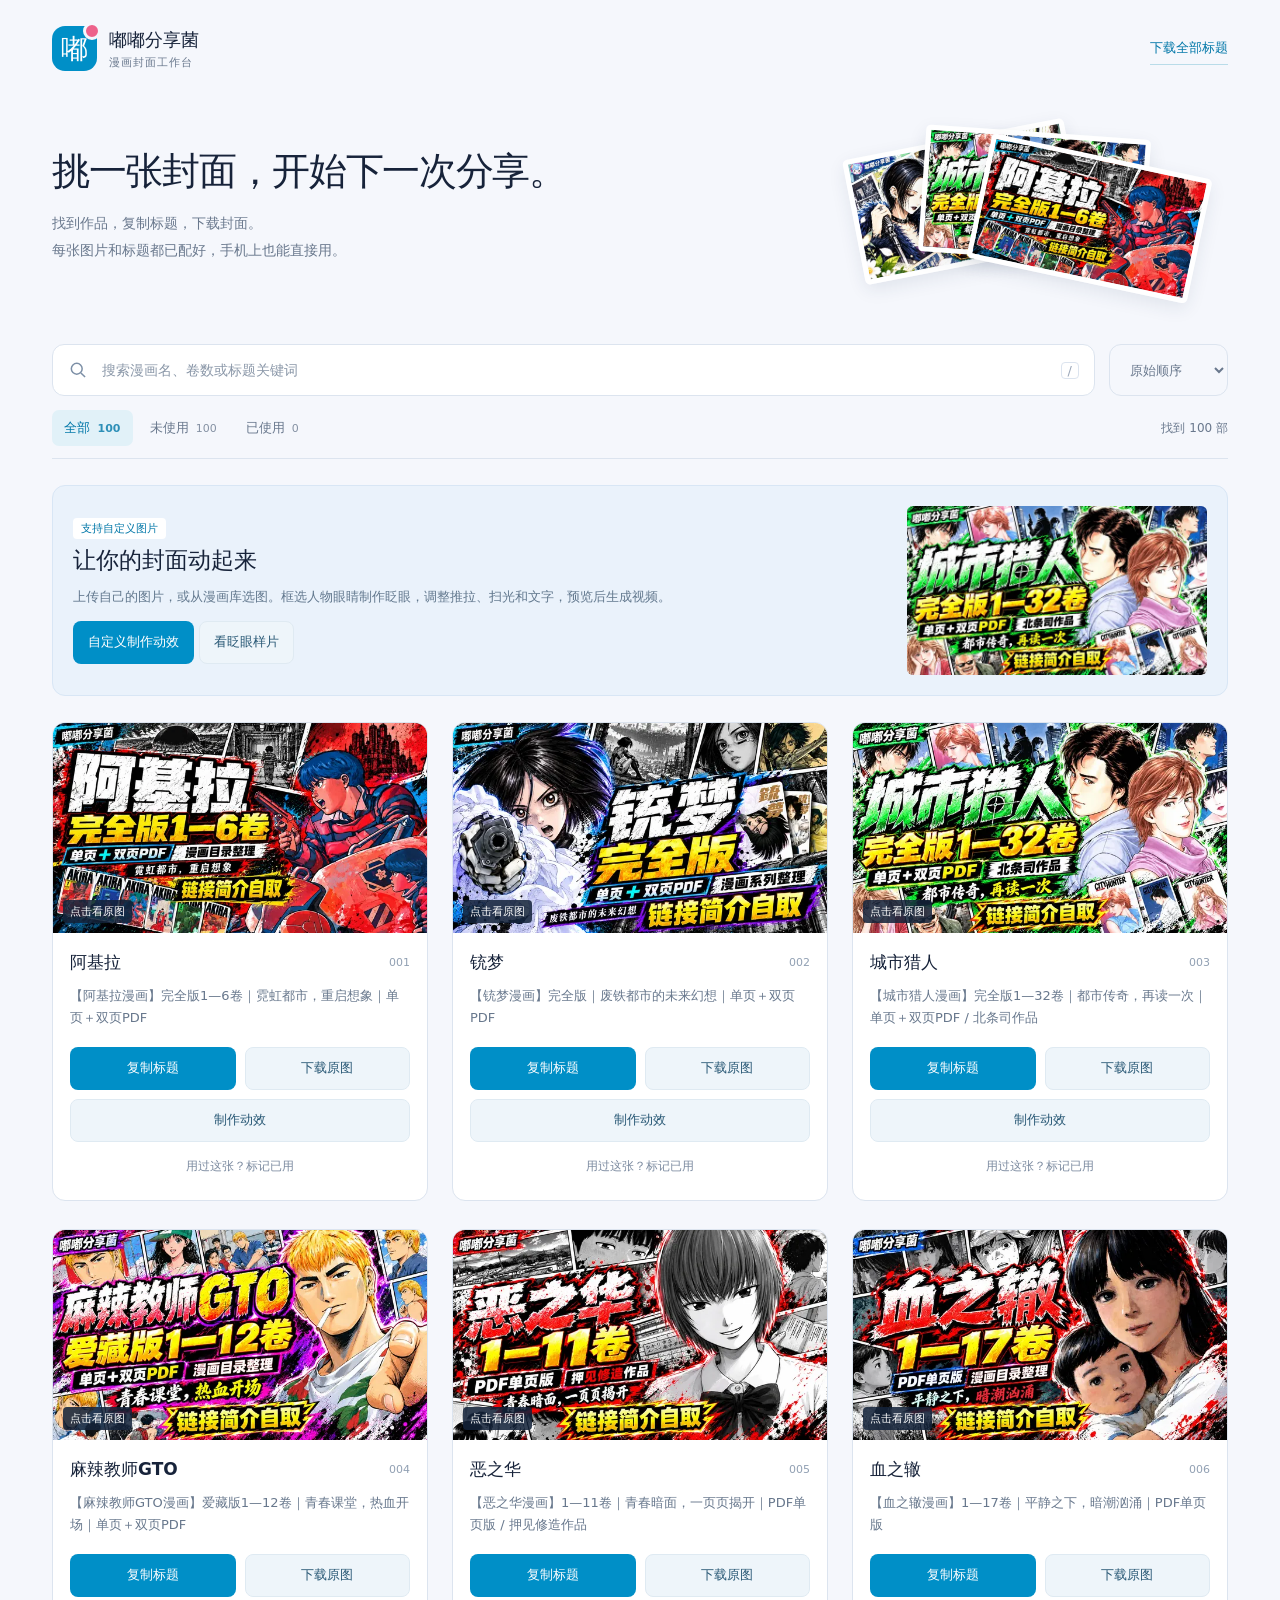
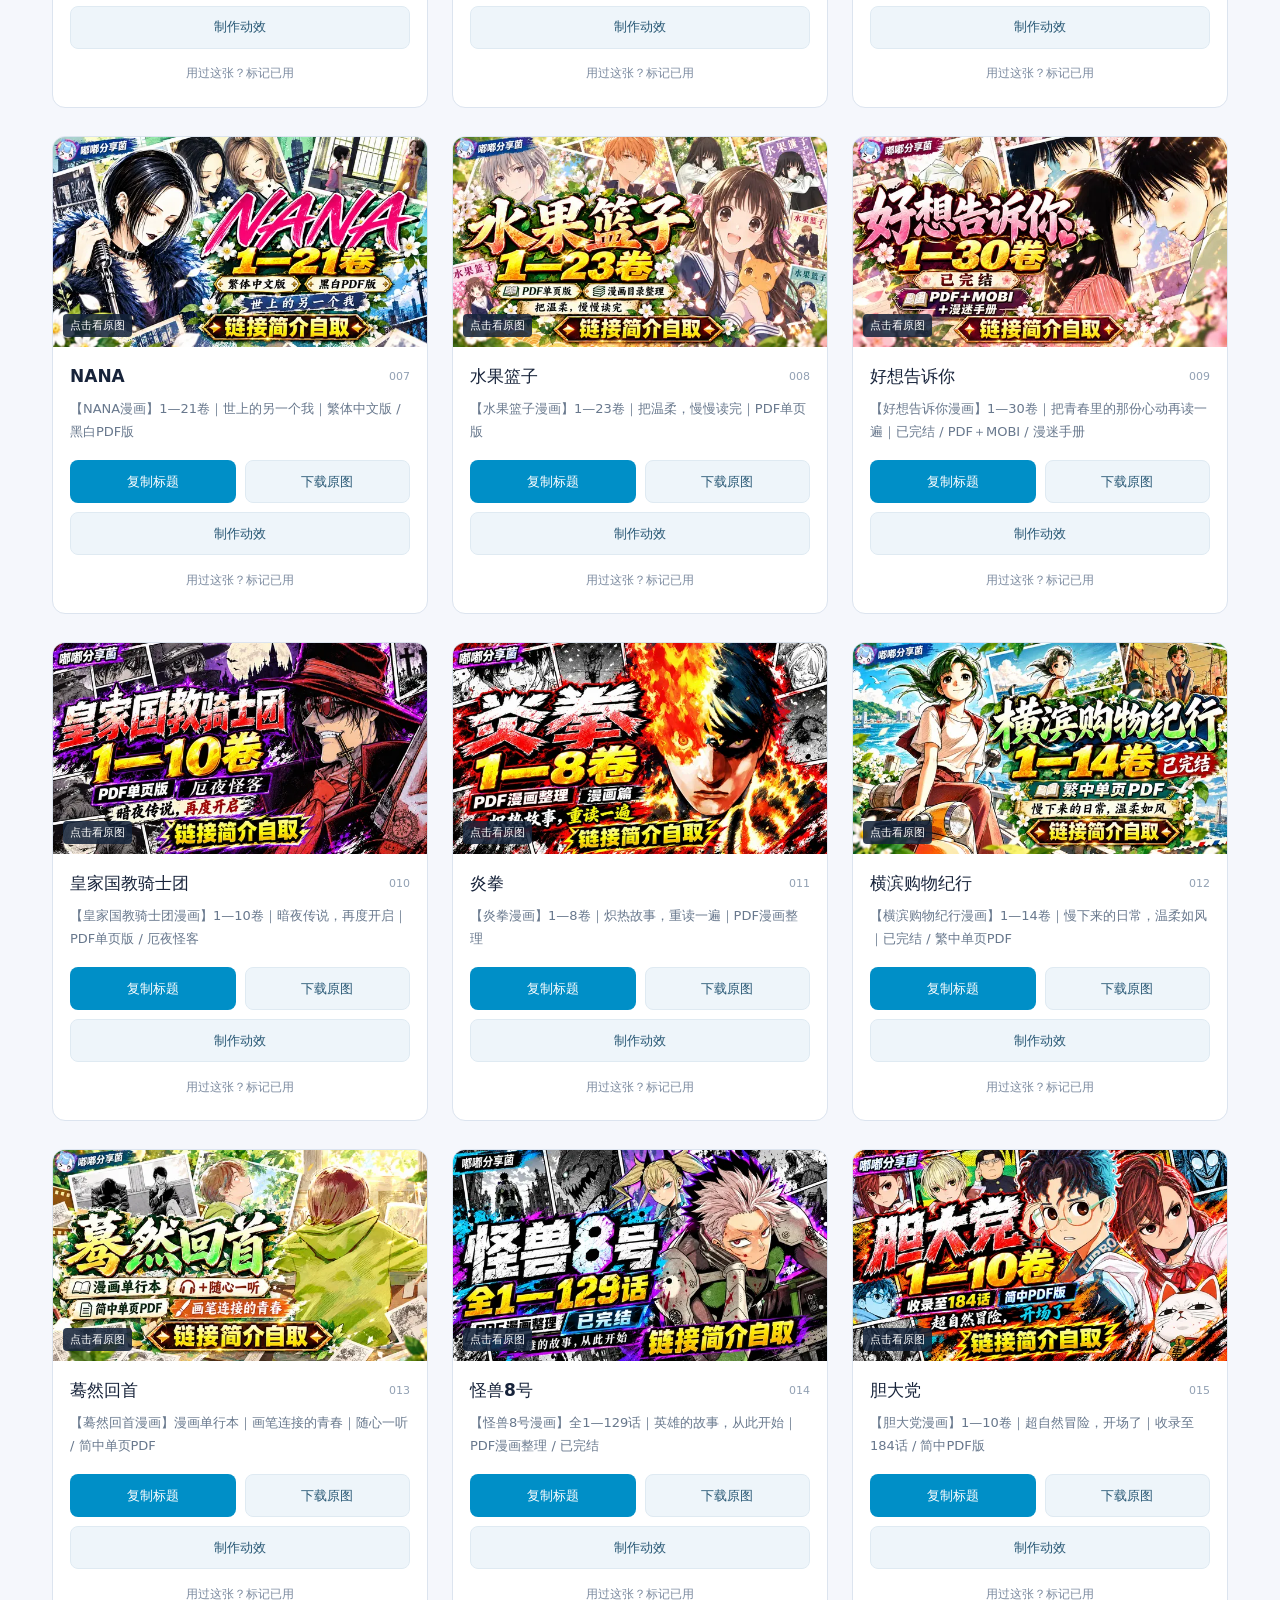
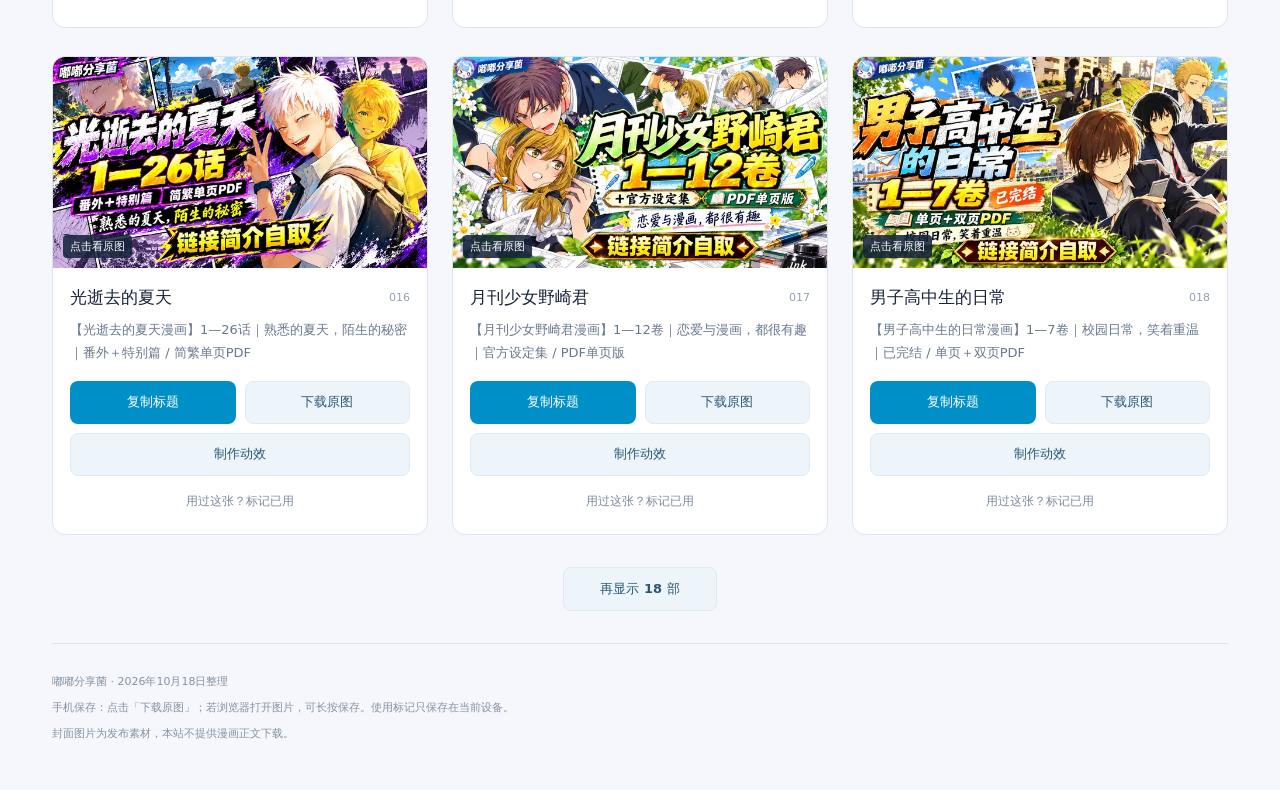
<file: index.html>
<!doctype html>
<html lang="zh-CN">
<head>
  <meta charset="utf-8">
  <meta name="viewport" content="width=device-width,initial-scale=1,viewport-fit=cover">
  <meta name="theme-color" content="#f5f7fc">
  <meta name="description" content="嘟嘟分享菌的漫画封面工作台：查找漫画封面、下载高清原图、一键复制发布标题。">
  <title>漫画封面库 · 嘟嘟分享菌</title>
  <link rel="icon" href="icon.svg" type="image/svg+xml">
  <link rel="stylesheet" href="styles.css">
</head>
<body>
  <header class="masthead">
    <a class="brand" href="./" aria-label="漫画封面库首页"><span class="brand-mark" aria-hidden="true">嘟</span><span>嘟嘟分享菌<small>漫画封面工作台</small></span></a>
    <a class="text-link" href="titles.txt" download="100部漫画标题.txt">下载全部标题</a>
  </header>
  <main>
    <section class="intro" aria-labelledby="page-title">
      <div><h1 id="page-title">挑一张封面，<br class="mobile-break">开始下一次分享。</h1><p>找到作品，复制标题，下载封面。<br>每张图片和标题都已配好，手机上也能直接用。</p></div>
      <div class="cover-stack" aria-hidden="true"><img src="previews/007.webp" alt=""><img src="previews/003.webp" alt=""><img src="previews/001.webp" alt=""></div>
    </section>
    <section class="toolbox" aria-label="查找和筛选">
      <div class="search-row"><label class="searchbox"><svg viewBox="0 0 24 24" aria-hidden="true"><circle cx="10.5" cy="10.5" r="6.5"/><path d="m15.5 15.5 5 5"/></svg><input id="search" type="search" placeholder="搜索漫画名、卷数或标题关键词" aria-label="搜索漫画名或标题" autocomplete="off"><kbd>/</kbd></label><label class="sort"><span class="sr-only">排序方式</span><select id="sort"><option value="original">原始顺序</option><option value="name">按名称排序</option></select></label></div>
      <div class="filter-row"><div class="tabs" role="group" aria-label="使用状态"><button data-filter="all" class="active" aria-pressed="true">全部 <span id="all-count">100</span></button><button data-filter="unused" aria-pressed="false">未使用 <span id="unused-count">100</span></button><button data-filter="used" aria-pressed="false">已使用 <span id="used-count">0</span></button></div><span id="result-count" role="status" aria-live="polite">正在载入素材…</span></div>
    </section>
    <section id="motion-section" class="motion-section" aria-labelledby="motion-heading"><div><span class="sample-tag">支持自定义图片</span><h2 id="motion-heading">让你的封面动起来</h2><p>上传自己的图片，或从漫画库选图。框选人物眼睛制作眨眼，调整推拉、扫光和文字，预览后生成视频。</p><a class="btn primary" href="motion.html">自定义制作动效</a> <button id="open-motion" class="btn secondary">看眨眼样片</button></div><video id="sample-thumb" src="videos/city-hunter-motion.mp4" poster="previews/003.webp" muted playsinline preload="none" aria-label="城市猎人动态封面样片"></video></section>
    <section id="gallery" class="gallery" aria-label="漫画封面与标题"><p class="loading">正在打开封面库…</p></section>
    <div id="empty" class="empty" hidden><h2>没有找到这部漫画</h2><p>试试作品名中的几个字，或清除筛选后再找。</p><button id="reset" class="btn primary">显示全部封面</button></div>
    <div class="load-area"><button id="load-more" class="btn secondary" hidden>再显示 18 部</button></div>
    <footer><p>嘟嘟分享菌 · 2026年10月18日整理</p><p>手机保存：点击「下载原图」；若浏览器打开图片，可长按保存。使用标记只保存在当前设备。</p><p>封面图片为发布素材，本站不提供漫画正文下载。</p></footer>
  </main>
  <dialog id="detail" aria-labelledby="detail-name"><div class="dialog-top"><h2 id="detail-name"></h2><button class="close" id="close-detail" aria-label="关闭大图">×</button></div><div class="detail-image-wrap"><img id="detail-image" alt=""></div><div class="detail-body"><p class="field-label">发布标题</p><textarea id="detail-title" rows="3" readonly aria-label="发布标题"></textarea><div class="detail-actions"><button id="detail-copy" class="btn primary">复制标题</button><a id="detail-download" class="btn secondary" download>下载原图</a><a id="detail-motion" class="btn secondary" href="motion.html">制作动效</a><button id="detail-used" class="btn quiet">标记已用</button></div><p class="detail-hint" id="detail-meta"></p><p class="detail-hint">如果无法一键复制，可长按上面的标题手动复制。</p></div></dialog>
  <dialog id="motion-dialog" aria-labelledby="motion-title"><div class="dialog-top"><h2 id="motion-title">城市猎人 · 动态封面样片</h2><button class="close" id="close-motion" aria-label="关闭样片">×</button></div><video id="motion-video" controls playsinline preload="none" poster="previews/003.webp"><source src="videos/city-hunter-motion.mp4" type="video/mp4"></video><div class="detail-body"><p>保留原封面信息，用局部眨眼与轻动效呈现。</p><a class="btn primary" href="videos/city-hunter-motion.mp4" download="城市猎人_动态封面样片.mp4">下载 MP4 样片</a></div></dialog>
  <div id="toast" class="toast" role="status" aria-live="polite"></div>
  <script src="app.js?v=20261021-1" defer></script>
</body>
</html>
</file>
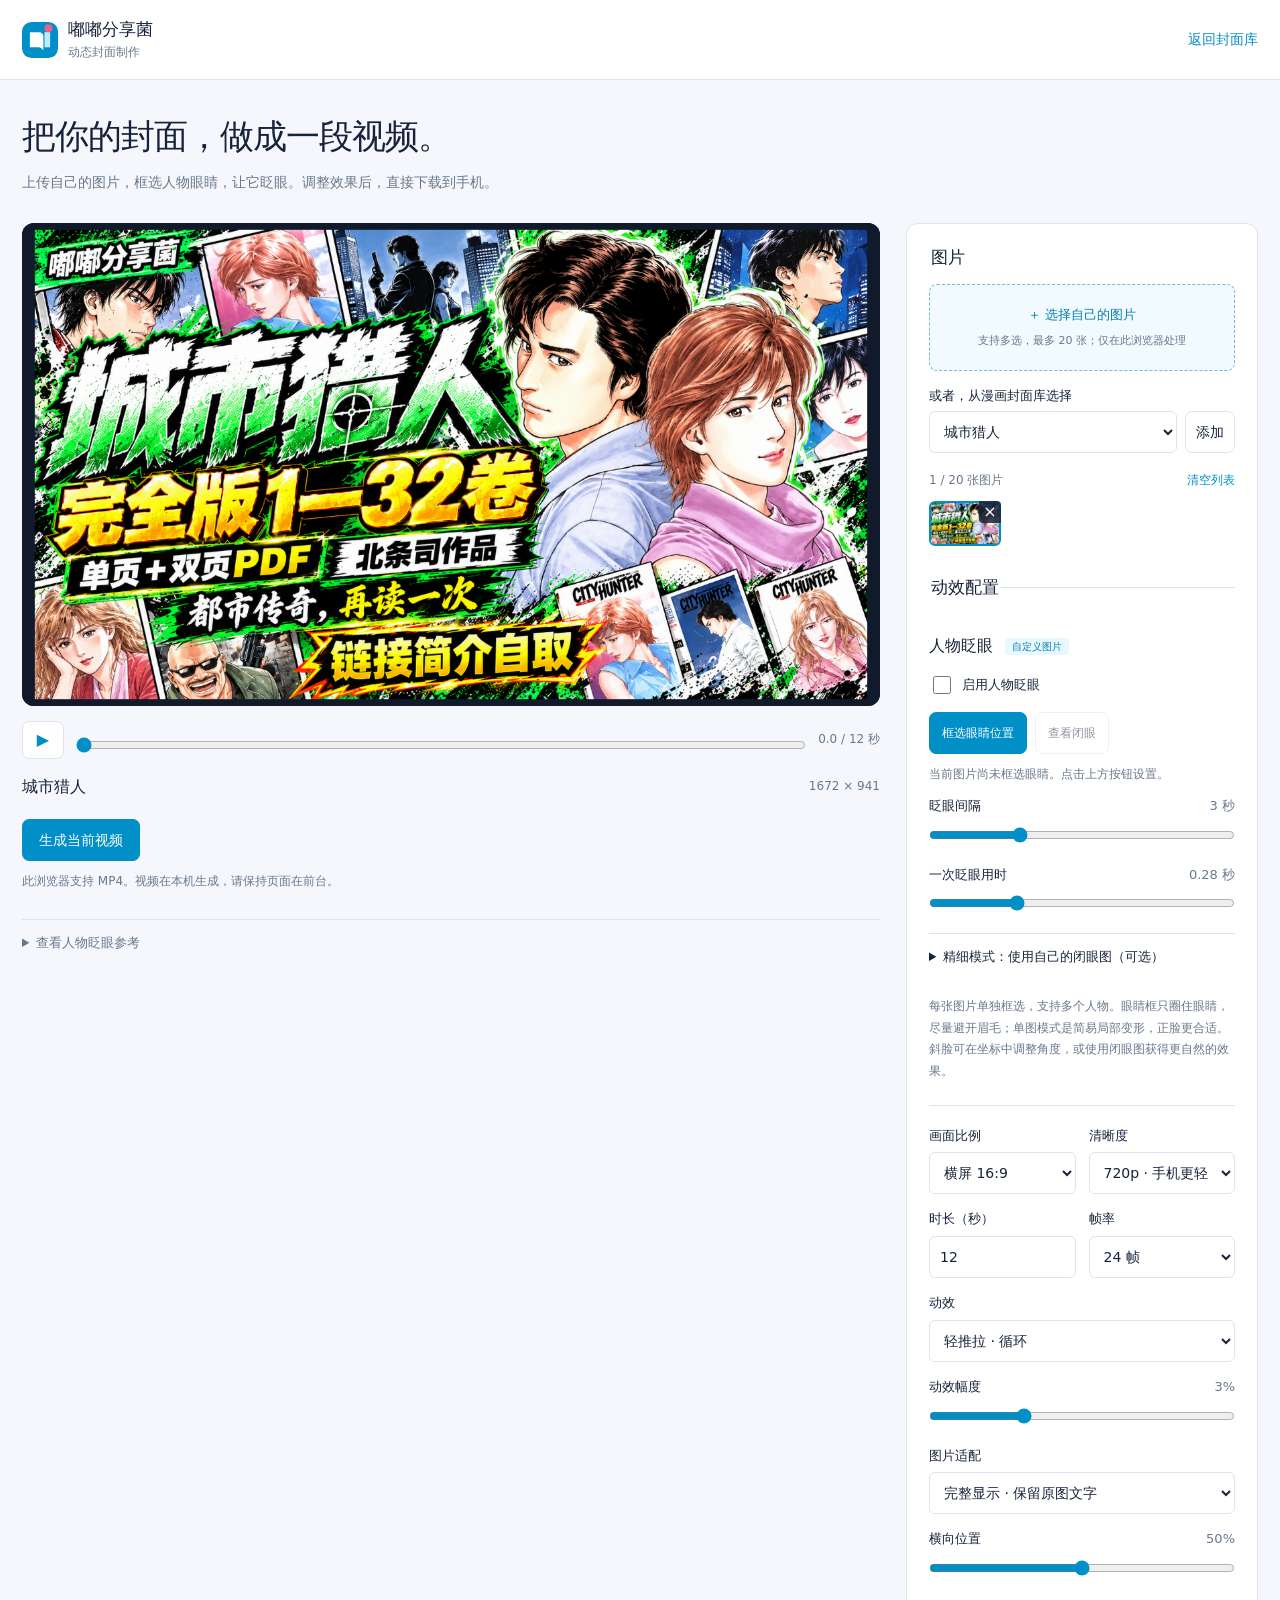
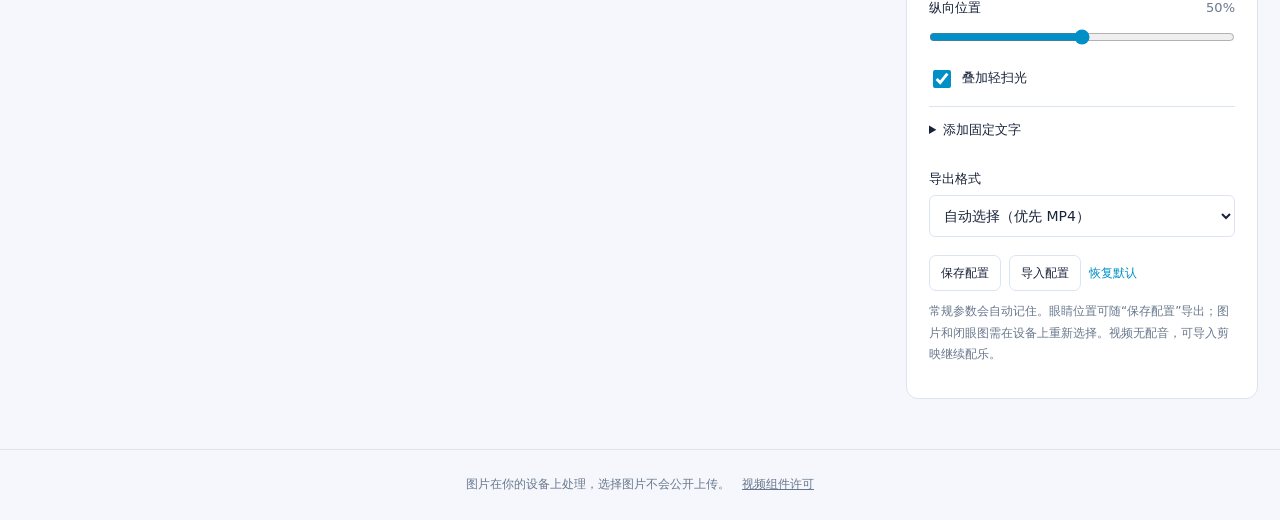
<file: motion.html>
<!doctype html>
<html lang="zh-CN">
<head><meta charset="UTF-8"><meta name="viewport" content="width=device-width, initial-scale=1"><meta name="theme-color" content="#008fc7"><title>自定义动态封面 · 嘟嘟分享菌</title><link rel="icon" href="icon.svg" type="image/svg+xml"><link rel="stylesheet" href="motion.css?v=20261023-1"></head>
<body>
<header><a class="brand" href="./"><img src="icon.svg" width="36" height="36" alt=""><span>嘟嘟分享菌<small>动态封面制作</small></span></a><a class="back" href="./">返回封面库</a></header>
<main>
  <div class="intro"><h1>把你的封面，做成一段视频。</h1><p>上传自己的图片，框选人物眼睛，让它眨眼。调整效果后，直接下载到手机。</p></div>
  <div class="workspace">
    <section class="preview-panel" aria-label="动效预览">
      <div class="stage"><canvas id="preview" width="1280" height="720" aria-label="当前图片动效预览"></canvas><div id="loading" class="stage-message">正在载入封面…</div></div>
      <div class="playback"><button id="play" class="square" aria-label="播放预览" disabled>▶</button><input id="seek" type="range" min="0" max="12" step="0.01" value="0" aria-label="预览进度"><output id="time">0.0 / 12 秒</output></div>
      <div class="source-line"><strong id="source-name">正在载入…</strong><span id="source-size"></span></div>
      <div class="export-bar"><button id="export" class="primary" disabled>生成当前视频</button><button id="export-all" class="secondary" hidden>生成整组视频</button><button id="cancel" class="secondary" hidden>停止生成</button></div>
      <p id="capability" class="hint">正在检测此浏览器可导出的视频格式…</p>
      <div id="progress-box" hidden><progress id="progress" max="100" value="0"></progress><p id="progress-text" role="status"></p></div>
      <p id="message" class="message" role="status" aria-live="polite"></p>
      <section id="results-section" class="results" hidden><div class="section-heading"><h2>已生成的视频</h2><button id="download-all" class="secondary" hidden>打包下载 ZIP</button></div><p class="hint">点“下载视频”保存；手机也可以打开视频后长按保存或使用浏览器下载。</p><ul id="results"></ul></section>
      <details class="sample"><summary>查看人物眨眼参考</summary><video src="videos/city-hunter-motion.mp4" poster="previews/003.webp" controls playsinline preload="none"></video><p>可在右侧“人物眨眼”中框选自己的图片。单图模式直接生成局部闭合效果；使用人物位置一致的闭眼图，能保留更自然的眼皮细节。</p></details>
    </section>
    <aside class="settings-panel">
      <fieldset id="image-controls"><legend>图片</legend>
        <label class="upload" for="upload"><strong>＋ 选择自己的图片</strong><span>支持多选，最多 20 张；仅在此浏览器处理</span><input id="upload" type="file" accept="image/png,image/jpeg,image/webp,image/avif" multiple></label>
        <label for="library">或者，从漫画封面库选择</label><div class="row"><select id="library" aria-label="漫画封面"><option value="">正在载入封面库…</option></select><button id="add-library" class="secondary" disabled>添加</button></div>
        <div class="queue-head"><span id="queue-count">当前图片</span><button id="clear-queue" class="text-button">清空列表</button></div><div id="queue" class="queue" aria-label="图片列表"></div>
      </fieldset>
      <fieldset id="config-controls"><legend>动效配置</legend>
        <section class="blink-settings" aria-labelledby="blink-heading"><h2 id="blink-heading">人物眨眼 <span>自定义图片</span></h2>
          <label class="check"><input id="blinkEnabled" type="checkbox">启用人物眨眼</label>
          <div class="blink-actions"><button id="blink-setup" class="primary" disabled>框选眼睛位置</button><button id="blink-preview-closed" class="secondary" disabled aria-pressed="false">查看闭眼</button></div>
          <p id="blink-status" class="hint" role="status">选择图片后，一只眼睛框一个框。</p>
          <label class="range-label">眨眼间隔 <output id="blinkInterval-value">3 秒</output><input id="blinkInterval" type="range" min="1" max="8" step=".5" value="3"></label>
          <label class="range-label">一次眨眼用时 <output id="blinkDuration-value">0.28 秒</output><input id="blinkDuration" type="range" min=".12" max=".7" step=".02" value=".28"></label>
          <details><summary>精细模式：使用自己的闭眼图（可选）</summary><p class="hint">上传与原图构图、人物位置一致的闭眼图片。仅替换已框选的眼睛，原有标题和其他画面保持不变。</p><label class="file-button secondary" for="blink-keyframe">选择闭眼图片<input id="blink-keyframe" type="file" accept="image/png,image/jpeg,image/webp,image/avif"></label><p id="blink-keyframe-name" class="hint">未设置：使用单图局部闭合</p><button id="blink-remove-keyframe" class="text-button" hidden>移除闭眼图</button></details>
          <div id="blink-import-box" hidden><p class="hint">配置中包含眼睛位置。确认与当前图片对应后应用。</p><button id="blink-apply-import" class="secondary">应用导入的眼睛位置</button></div>
          <p class="hint">每张图片单独框选，支持多个人物。眼睛框只圈住眼睛，尽量避开眉毛；单图模式是简易局部变形，正脸更合适。斜脸可在坐标中调整角度，或使用闭眼图获得更自然的效果。</p>
        </section>
        <div class="two"><label>画面比例<select id="ratio"><option value="16:9">横屏 16:9</option><option value="9:16">竖屏 9:16</option><option value="1:1">方形 1:1</option></select></label><label>清晰度<select id="resolution"><option value="720">720p · 手机更轻松</option><option value="1080">1080p · 更清晰</option></select></label></div>
        <div class="two"><label>时长（秒）<input id="duration" type="number" min="3" max="30" step="1" value="12"></label><label>帧率<select id="fps"><option value="24">24 帧</option><option value="30">30 帧</option></select></label></div>
        <label>动效<select id="style"><option value="breathe">轻推拉 · 循环</option><option value="push">缓缓放大</option><option value="pull">缓缓缩小</option><option value="pan">左右平移</option><option value="still">保持静止 · 可叠加扫光</option></select></label>
        <label class="range-label">动效幅度 <output id="strength-value">3%</output><input id="strength" type="range" min="0" max="10" step="0.5" value="3"></label>
        <label>图片适配<select id="fit"><option value="contain">完整显示 · 保留原图文字</option><option value="cover">铺满画面 · 可能裁切边缘</option></select></label>
        <label class="range-label">横向位置 <output id="positionX-value">50%</output><input id="positionX" type="range" min="0" max="100" value="50"></label>
        <label class="range-label">纵向位置 <output id="positionY-value">50%</output><input id="positionY" type="range" min="0" max="100" value="50"></label>
        <label class="check"><input id="glint" type="checkbox" checked>叠加轻扫光</label>
        <details><summary>添加固定文字</summary><label class="check"><input id="textEnabled" type="checkbox">显示自定义文字</label><label>文字内容（最多 40 字）<input id="text" type="text" maxlength="40" value="链接简介自取"></label><div class="two"><label>位置<select id="textPosition"><option value="bottom">底部</option><option value="top">顶部</option><option value="center">中间</option></select></label><label>字号<select id="textSize"><option value="4">小</option><option value="6" selected>中</option><option value="8">大</option></select></label></div><p class="hint">此处添加的文字固定不动。图片本身的文字会随图片一起移动。</p></details>
        <label>导出格式<select id="format"><option value="auto">自动选择（优先 MP4）</option><option value="mp4">MP4 · H.264</option><option value="webm">WebM</option></select></label>
        <div class="config-actions"><button id="save-config" class="secondary">保存配置</button><label class="file-button secondary" for="import-config">导入配置<input id="import-config" type="file" accept=".json,application/json"></label><button id="reset" class="text-button">恢复默认</button></div>
        <p class="hint">常规参数会自动记住。眼睛位置可随“保存配置”导出；图片和闭眼图需在设备上重新选择。视频无配音，可导入剪映继续配乐。</p>
      </fieldset>
    </aside>
  </div>
</main><footer>图片在你的设备上处理，选择图片不会公开上传。<a href="vendor/MEDIABUNNY-LICENSE.txt">视频组件许可</a></footer>
<dialog id="eye-dialog" aria-labelledby="eye-heading"><div class="eye-heading"><div><h2 id="eye-heading">框选眼睛位置</h2><p>一只眼睛画一个框，尽量避开眉毛。手机可以先放大，再切换移动画布。</p></div><button id="eye-cancel" class="secondary" aria-label="取消框选">取消</button></div><div class="eye-toolbar"><button id="eye-tool" class="secondary" aria-pressed="false">当前：框选眼睛</button><label>放大 <input id="eye-zoom" type="range" min="100" max="600" step="25" value="100"><output id="eye-zoom-value">100%</output></label><button id="eye-undo" class="text-button">撤销上一个</button><button id="eye-clear" class="text-button">清空</button></div><div id="eye-scroller"><canvas id="eye-canvas" aria-label="在图片上拖动框选眼睛"></canvas></div><div class="eye-bottom"><span id="eye-count">已框选 0 / 12 只眼睛</span><button id="eye-save" class="primary">保存眼睛位置</button></div><details><summary>精确调整坐标（像素）</summary><div id="eye-list"></div></details></dialog>
<noscript>请启用浏览器 JavaScript 后使用动态封面制作功能。</noscript>
<script type="module" src="motion.js?v=20261023-1"></script>
</body></html>
</file>
<file: styles.css>
:root{--paper:#f5f7fc;--ink:#17233a;--muted:#69788d;--blue:#008fc7;--blue-dark:#0077a8;--line:#dce4ef;--pink:#ed628b;--white:#fff;font-family:"Microsoft YaHei","PingFang SC","Noto Sans CJK SC",system-ui,sans-serif;color:var(--ink);background:var(--paper);font-synthesis:none}*{box-sizing:border-box}body{margin:0}a{color:inherit}button,input,select,textarea{font:inherit}button,a,input,select,textarea{-webkit-tap-highlight-color:transparent}button,a{touch-action:manipulation}button{cursor:pointer}button:disabled{opacity:.6;cursor:progress}button:focus-visible,a:focus-visible,input:focus-visible,select:focus-visible,textarea:focus-visible{outline:3px solid #58b7e3;outline-offset:3px}button{color:inherit}.masthead{max-width:1240px;margin:auto;display:flex;align-items:center;justify-content:space-between;padding:26px 32px}.brand{text-decoration:none;display:flex;gap:12px;align-items:center;font-size:18px;font-weight:750}.brand small{display:block;font-size:11px;font-weight:500;color:var(--muted);margin-top:3px;letter-spacing:1px}.brand-mark{display:grid;place-items:center;width:45px;height:45px;border-radius:13px;background:var(--blue);color:white;font-size:27px;position:relative}.brand-mark:after{content:"";width:12px;height:12px;border:3px solid var(--paper);border-radius:50%;background:var(--pink);position:absolute;right:-4px;top:-4px}.text-link{font-size:13px;color:var(--blue-dark);text-decoration:none;border-bottom:1px solid #b9dce9;padding:7px 0}main{max-width:1240px;margin:auto;padding:0 32px}.intro{display:flex;align-items:center;justify-content:space-between;padding:26px 0 45px;gap:32px;overflow:hidden}.intro h1{font-size:clamp(27px,3vw,40px);letter-spacing:-1.3px;line-height:1.45;margin:0 0 12px;font-weight:850}.intro p{font-size:14px;line-height:1.9;color:var(--muted);margin:0}.mobile-break{display:none}.cover-stack{width:350px;height:160px;position:relative;margin-right:26px}.cover-stack img{width:225px;aspect-ratio:16/9;object-fit:cover;border:5px solid white;border-radius:5px;position:absolute;box-shadow:0 6px 18px #22375318;top:15px}.cover-stack img:nth-child(1){left:0;transform:rotate(-11deg)}.cover-stack img:nth-child(2){left:70px;top:9px;transform:rotate(4deg)}.cover-stack img:nth-child(3){left:125px;top:32px;transform:rotate(12deg)}.toolbox{position:sticky;top:0;z-index:4;padding:16px 0 12px;background:var(--paper);border-bottom:1px solid var(--line);margin-bottom:26px}.search-row{display:flex;gap:14px}.searchbox{display:flex;align-items:center;gap:12px;flex:1;background:#fff;border:1px solid var(--line);border-radius:12px;padding:0 15px;min-width:0}.searchbox:focus-within{border-color:var(--blue)}.searchbox svg{width:20px;height:20px;stroke:#7c8fa6;stroke-width:1.8;fill:none;flex-shrink:0}.searchbox input{width:100%;border:0;outline:none;background:transparent;height:50px;min-width:0;color:var(--ink);font-size:14px}.searchbox input::placeholder{color:#8a97a8}.searchbox kbd{border:1px solid var(--line);padding:0 6px;color:#9aa6b8;border-radius:4px;font-family:inherit;font-size:13px}.sort select{height:52px;background:var(--paper);border:1px solid var(--line);border-radius:12px;padding:0 16px;font-size:13px;color:var(--muted);max-width:140px}.filter-row{display:flex;justify-content:space-between;align-items:center;margin-top:14px;gap:12px}.tabs{display:flex;gap:5px}.tabs button{background:transparent;border:0;padding:9px 12px;border-radius:7px;font-size:13px;color:var(--muted);white-space:nowrap}.tabs button.active{background:#e1f1f8;color:var(--blue-dark);font-weight:750}.tabs span{font-size:11px;opacity:.8;margin-left:3px}#result-count{font-size:12px;color:var(--muted);white-space:nowrap}.gallery{display:grid;grid-template-columns:repeat(3,minmax(0,1fr));gap:28px 24px}.card{background:white;border:1px solid var(--line);border-radius:13px;overflow:hidden}.cover-open{border:0;background:#e5eaf3;padding:0;display:block;width:100%;aspect-ratio:16/9;position:relative}.cover-open img{display:block;width:100%;height:100%;object-fit:contain}.image-badge{position:absolute;left:10px;bottom:10px;background:#14233adc;color:white;font-size:11px;border-radius:4px;padding:4px 7px}.used-badge{background:#117e65ed}.card-body{padding:17px}.card-heading{display:flex;gap:12px;align-items:center;justify-content:space-between;margin-bottom:9px}.card h2{font-size:17px;margin:0;font-weight:800;line-height:1.5}.card-index{font-size:11px;color:#91a0b3}.card-title{font-size:13px;line-height:1.75;color:#68788d;margin:0 0 16px;min-height:46px;display:-webkit-box;-webkit-line-clamp:2;-webkit-box-orient:vertical;overflow:hidden;user-select:text}.card-actions{display:grid;grid-template-columns:1fr 1fr;gap:9px}.btn{border-radius:8px;min-height:43px;padding:11px 14px;display:inline-flex;align-items:center;justify-content:center;text-decoration:none;border:1px solid transparent;font-size:13px;font-weight:700;line-height:1.4}.primary{background:var(--blue);color:#fff}.primary:hover{background:var(--blue-dark)}.secondary{background:#eef5fa;color:#285875;border-color:#dfeaf2}.secondary:hover{background:#e1eef7}.quiet{background:white;border-color:var(--line);color:var(--muted)}.mark-used{display:block;width:100%;margin-top:9px;min-height:32px;font-size:12px;background:transparent;border:0;color:#7c8ba0}.mark-used[aria-pressed=true]{color:#117e65}.load-area{text-align:center;margin:32px 0}.load-area .btn{padding:12px 36px}.empty{text-align:center;padding:55px 20px}.empty h2{font-size:22px}.empty p{font-size:14px;color:var(--muted);line-height:1.7}footer{padding:22px 0 40px;border-top:1px solid var(--line);color:#8591a2;font-size:11px;line-height:1.8}footer p{margin:6px 0}dialog{border:0;border-radius:15px;padding:0;width:min(1000px,calc(100% - 32px));max-height:calc(100dvh - 32px);color:var(--ink);box-shadow:0 25px 100px #0003}dialog::backdrop{background:#132139b8}.dialog-top{display:flex;align-items:center;justify-content:space-between;padding:15px 20px;gap:18px;background:#fff;position:sticky;top:0;z-index:2}.dialog-top h2{font-size:17px;margin:0}.close{font-size:28px;line-height:1;display:grid;place-items:center;min-width:36px;min-height:36px;border:0;border-radius:50%;background:#eff3f9;color:#5b6c83}.detail-image-wrap{background:#102035}#detail-image{width:100%;display:block;max-height:65vh;object-fit:contain}.detail-body{padding:20px;background:white}.field-label{margin:0 0 8px;font-size:12px;color:var(--muted)}#detail-title{width:100%;font-size:15px;line-height:1.8;background:#f5f7fc;padding:12px;border:1px solid var(--line);border-radius:8px;resize:vertical;color:var(--ink);user-select:text}.detail-actions{display:flex;gap:10px;margin-top:14px;flex-wrap:wrap}.detail-hint{font-size:11px;line-height:1.8;color:var(--muted);margin:12px 0 0}.toast{position:fixed;bottom:max(30px,env(safe-area-inset-bottom));left:50%;transform:translate(-50%,15px);background:#17233af5;color:white;font-size:13px;padding:13px 22px;border-radius:10px;z-index:50;opacity:0;pointer-events:none;transition:opacity .15s,transform .15s;max-width:calc(100% - 32px);text-align:center}.toast.show{opacity:1;transform:translate(-50%,0)}.sr-only{position:absolute;width:1px;height:1px;margin:-1px;clip:rect(0,0,0,0);overflow:hidden}.motion-section{background:#eaf2fb;border:1px solid #d8e6f5;border-radius:13px;padding:20px;display:grid;grid-template-columns:1fr 300px;gap:25px;align-items:center;margin:0 0 26px}.motion-section[hidden]{display:none}.motion-section h2{font-size:23px;margin:9px 0}.motion-section p{font-size:13px;color:#62788e;line-height:1.8;margin:0 0 13px}.sample-tag{font-size:11px;background:white;padding:4px 8px;border-radius:4px;color:var(--blue-dark)}.motion-section video{width:100%;border-radius:6px;aspect-ratio:16/9;object-fit:contain}#motion-video{display:block;width:100%;max-height:65vh;background:#111}.loading{padding:40px 0;color:var(--muted);font-size:14px}
@media(max-width:960px){.gallery{grid-template-columns:repeat(2,minmax(0,1fr))}.cover-stack{width:270px;transform:scale(.85);transform-origin:right center;margin-left:-70px}.intro h1{font-size:31px}.intro{gap:0}.motion-section{grid-template-columns:1fr 250px}}
@media(max-width:600px){.masthead{padding:20px 18px 12px}.brand{font-size:15px;gap:9px}.brand small{font-size:10px;letter-spacing:0}.brand-mark{width:37px;height:37px;border-radius:11px;font-size:23px}.text-link{font-size:11px}main{padding:0 16px}.intro{padding:22px 2px 23px}.intro h1{font-size:28px;line-height:1.5;letter-spacing:-.7px;margin-bottom:10px}.intro p{font-size:12px;line-height:1.8}.mobile-break{display:block}.cover-stack{display:none}.toolbox{padding:12px 0 10px;margin-bottom:18px}.search-row{gap:7px}.searchbox{padding:0 11px;gap:8px;border-radius:10px}.searchbox input{height:46px;font-size:12px}.searchbox svg{width:18px;height:18px}.searchbox kbd{display:none}.sort select{height:48px;max-width:92px;font-size:11px;padding:0 6px;border-radius:10px}.filter-row{margin-top:9px;gap:5px}.tabs{gap:1px}.tabs button{font-size:12px;padding:8px 9px}.tabs span{font-size:10px;margin-left:2px}#result-count{font-size:10px}.gallery{grid-template-columns:1fr;gap:19px}.card{border-radius:12px}.card-body{padding:16px}.card-title{min-height:0;font-size:13px}.card h2{font-size:18px}.card-actions .btn{min-height:45px;font-size:14px}.mark-used{min-height:35px}.image-badge{font-size:10px;bottom:8px;left:8px}.motion-section{grid-template-columns:1fr;padding:16px;gap:14px}.motion-section h2{font-size:21px}.motion-section video{display:none}dialog{width:calc(100% - 16px);max-height:calc(100dvh - 20px);border-radius:12px}.dialog-top{padding:12px 14px}.detail-body{padding:15px}.detail-actions{display:grid;grid-template-columns:1fr 1fr}.detail-actions .quiet{grid-column:1 / -1}.detail-actions .btn{font-size:14px}#detail-title{font-size:14px}.detail-hint{font-size:10px}footer{padding-bottom:25px}}
[hidden]{display:none!important}
@media(prefers-reduced-motion:reduce){*{scroll-behavior:auto!important;transition:none!important;animation:none!important}}
</file>
<file: motion.css>
:root{--paper:#f5f7fc;--ink:#17233a;--muted:#69788d;--blue:#008fc7;--line:#dce4ef;font-family:"Microsoft YaHei","PingFang SC",system-ui,sans-serif;color:var(--ink);background:var(--paper);font-synthesis:none}*{box-sizing:border-box}body{margin:0}button,input,select{font:inherit}button,a,input,select,summary{touch-action:manipulation}button,a{ -webkit-tap-highlight-color:transparent}button,.file-button{cursor:pointer}button:disabled{opacity:.48;cursor:wait}button:focus-visible,a:focus-visible,input:focus-visible,select:focus-visible,summary:focus-visible{outline:3px solid #f1b738;outline-offset:3px}[hidden]{display:none!important}header{height:80px;background:#fff;border-bottom:1px solid var(--line);padding:0 max(22px,calc((100% - 1280px)/2));display:flex;align-items:center;justify-content:space-between}.brand{display:flex;gap:10px;align-items:center;color:var(--ink);text-decoration:none;font-weight:800;font-size:17px}.brand small{display:block;color:var(--muted);font-size:12px;font-weight:400;margin-top:3px}.back{color:var(--blue);font-size:14px;text-decoration:none}main{max-width:1280px;margin:0 auto;padding:34px 22px 50px}.intro h1{font-size:clamp(24px,3vw,34px);letter-spacing:-1px;margin:0 0 10px}.intro p{color:var(--muted);font-size:14px;line-height:1.8;margin:0 0 28px}.workspace{display:grid;grid-template-columns:minmax(0,1fr) 352px;gap:26px;align-items:start}.preview-panel{position:sticky;top:20px;min-width:0}.stage{position:relative;display:flex;justify-content:center;align-items:center;background:#111a2b;border-radius:12px;overflow:hidden;min-height:150px}.stage canvas{display:block;max-width:100%;width:auto;max-height:520px;height:auto;aspect-ratio:16/9}.stage-message{position:absolute;inset:0;display:grid;place-items:center;background:#111a2bdb;color:#fff;text-align:center;padding:25px}.playback{display:flex;align-items:center;gap:12px;padding:15px 0 10px}.square{height:38px;width:42px;border:1px solid var(--line);background:#fff;border-radius:7px;color:var(--blue)}.playback input{flex:1;min-width:0;accent-color:var(--blue)}.playback output{font-size:12px;color:var(--muted);white-space:nowrap;font-variant-numeric:tabular-nums}.source-line{display:flex;justify-content:space-between;align-items:center;gap:12px;line-height:1.6;margin:5px 0 20px}.source-line strong{overflow-wrap:anywhere}.source-line span{color:var(--muted);font-size:12px;white-space:nowrap}.export-bar{display:flex;gap:10px;flex-wrap:wrap}.primary,.secondary,.file-button{display:inline-flex;justify-content:center;align-items:center;min-height:42px;padding:10px 16px;border-radius:7px;border:1px solid var(--line);text-decoration:none;font-weight:650;font-size:14px;line-height:1.4}.primary{background:var(--blue);border-color:var(--blue);color:#fff}.secondary{background:#fff;color:var(--ink)}.text-button{background:transparent;border:0;color:var(--blue);padding:7px 0;font-size:12px}.hint{font-size:12px;color:var(--muted);line-height:1.8;margin:10px 0}.message{font-size:14px;line-height:1.7;color:#996412;min-height:0;margin:8px 0;overflow-wrap:anywhere}.message.error{color:#b52e36}progress{width:100%;height:9px;accent-color:var(--blue);margin-top:16px}#progress-text{font-size:13px;color:var(--muted)}.settings-panel{min-width:0;background:#fff;border:1px solid var(--line);border-radius:12px;padding:22px}fieldset{margin:0;padding:0;border:0;min-width:0}fieldset+fieldset{border-top:1px solid var(--line);margin-top:22px;padding-top:22px}legend{font-size:17px;font-weight:800;margin-bottom:15px}label{display:block;font-size:13px;line-height:1.6;margin:0 0 15px}input[type=text],input[type=number],select{width:100%;height:42px;margin-top:6px;border:1px solid var(--line);border-radius:6px;background:#fff;padding:0 10px;color:var(--ink);min-width:0;font-size:14px}input[type=range]{width:100%;margin:10px 0 0;accent-color:var(--blue)}.two{display:grid;grid-template-columns:1fr 1fr;gap:13px}.range-label output{float:right;color:var(--muted);font-variant-numeric:tabular-nums}.check{display:flex;align-items:center;gap:8px}.check input{width:18px;height:18px;accent-color:var(--blue)}.upload{position:relative;text-align:center;border:1px dashed #77b9d6;background:#f0faff;border-radius:8px;padding:20px 10px;cursor:pointer;color:#087eab}.upload span{display:block;font-size:11px;font-weight:400;margin-top:6px;color:var(--muted)}.upload input,.file-button input{position:absolute;width:1px;height:1px;overflow:hidden;opacity:0}.upload:focus-within,.file-button:focus-within{outline:3px solid #f1b738}.row{display:flex;align-items:center;gap:8px;margin-top:-10px}.row select{flex:1;width:0;margin:0}.row button{padding:10px}.queue-head{display:flex;align-items:center;justify-content:space-between;font-size:12px;color:var(--muted);margin-top:12px}.queue{display:flex;gap:7px;overflow-x:auto;padding:5px 0 8px}.queue-item{flex:0 0 72px;position:relative}.queue-item button.select-image{padding:0;background:#edf2f7;border:2px solid transparent;border-radius:6px;overflow:hidden;width:72px;height:45px;display:block}.queue-item .select-image[aria-pressed=true]{border-color:var(--blue)}.queue-item img{width:100%;height:100%;object-fit:cover}.queue-item .remove{position:absolute;right:0;top:0;line-height:20px;width:22px;height:22px;padding:0;background:#19253cdb;color:white;border:0;border-radius:0 4px 0 4px;font-size:16px}.config-actions{display:flex;gap:8px;align-items:center;flex-wrap:wrap;margin-top:18px}.config-actions .secondary{font-size:12px;padding:8px 11px;min-height:36px;margin:0}.config-actions .file-button{position:relative}details{border-top:1px solid var(--line);padding-top:14px;margin:15px 0}summary{cursor:pointer;font-size:13px;font-weight:650;margin-bottom:15px}.sample{margin-top:26px;color:var(--muted)}.sample video{width:100%;max-height:350px}.sample p{font-size:12px;line-height:1.8}.results{margin-top:24px;padding-top:20px;border-top:1px solid var(--line)}.section-heading{display:flex;justify-content:space-between;align-items:center;gap:10px}.section-heading h2{font-size:16px;margin:0}.results ul{padding:0;list-style:none;display:grid;gap:8px}.result{display:grid;grid-template-columns:minmax(0,1fr) auto;gap:8px;align-items:center;background:white;border:1px solid var(--line);border-radius:7px;padding:12px}.result strong{font-size:13px;display:block;overflow-wrap:anywhere}.result small{font-size:11px;color:var(--muted)}.result nav{display:flex;gap:8px;align-items:center}.result a{font-size:12px;color:var(--blue);text-decoration:none;white-space:nowrap}footer{border-top:1px solid var(--line);padding:24px;color:var(--muted);font-size:12px;text-align:center;line-height:1.8}footer a{color:var(--muted);margin-left:12px}@media(max-width:860px){.workspace{grid-template-columns:minmax(0,1fr) 310px;gap:18px}.settings-panel{padding:17px}.intro h1{letter-spacing:-.6px}}@media(max-width:680px){header{height:68px;padding:0 16px}.brand{font-size:15px}main{padding:24px 16px 36px}.intro p{margin-bottom:20px}.workspace{display:flex;flex-direction:column;gap:22px}.preview-panel{position:static;width:100%}.stage canvas{max-height:420px}.settings-panel{width:100%;padding:20px}.source-line{margin-bottom:14px}.export-bar .primary{flex:1}.playback{gap:8px}.back{font-size:12px}.result{grid-template-columns:1fr}.result nav{justify-content:flex-end}.intro h1{font-size:25px}input[type=text],input[type=number],select{font-size:16px}footer{padding:20px}}

.blink-settings{border-bottom:1px solid var(--line);margin-bottom:20px;padding-bottom:12px}.blink-settings h2{font-size:16px;margin:0 0 16px}.blink-settings h2 span{font-size:10px;color:#087eab;background:#e7f8ff;padding:3px 7px;border-radius:4px;margin-left:6px;vertical-align:middle}.blink-actions{display:flex;gap:8px;flex-wrap:wrap}.blink-actions button{font-size:12px;padding:9px 12px}.blink-settings .file-button{margin:0;font-size:12px}#eye-dialog{width:min(1100px,calc(100vw - 30px));max-height:94dvh;border:1px solid var(--line);border-radius:12px;padding:22px;color:var(--ink);overflow-y:auto}#eye-dialog::backdrop{background:#111a2bb3}.eye-heading{display:flex;justify-content:space-between;align-items:flex-start;gap:15px}.eye-heading h2{margin:0;font-size:20px}.eye-heading p{font-size:12px;color:var(--muted);line-height:1.7;margin:8px 0 15px}.eye-toolbar{display:flex;align-items:center;gap:15px;flex-wrap:wrap;margin-bottom:12px}.eye-toolbar label{display:flex;align-items:center;gap:8px;margin:0;flex:1;min-width:190px}.eye-toolbar input{width:100px;flex:1;margin:0}.eye-toolbar output{font-size:12px;width:36px}#eye-scroller{height:min(53dvh,470px);overflow:auto;background:#111a2b;border-radius:6px;border:1px solid var(--line);overscroll-behavior:contain}#eye-canvas{display:block;touch-action:none;cursor:crosshair;max-width:none}.eye-bottom{position:sticky;bottom:-22px;display:flex;justify-content:space-between;align-items:center;gap:10px;background:#fff;padding:14px 0;z-index:1;font-size:12px}.eye-row{display:flex;align-items:center;gap:9px;margin:10px 0}.eye-row strong{font-size:12px;white-space:nowrap}.eye-row label{font-size:11px;flex:1;min-width:0;margin:0}.eye-row input{font-size:12px;padding:0 5px;height:34px;margin:3px 0 0}.eye-row button{white-space:nowrap}@media(max-width:680px){#eye-dialog{width:calc(100vw - 14px);padding:14px}.eye-toolbar{gap:8px}.eye-toolbar button{font-size:11px;min-height:34px;padding:7px 10px}.eye-toolbar label{order:2;flex-basis:100%}.eye-heading h2{font-size:18px}.eye-bottom{bottom:-14px}.eye-row{gap:5px}.eye-row strong{font-size:10px}.eye-row input{font-size:12px}#eye-scroller{height:43dvh}.blink-actions button:first-child{flex:1}}
</file>
